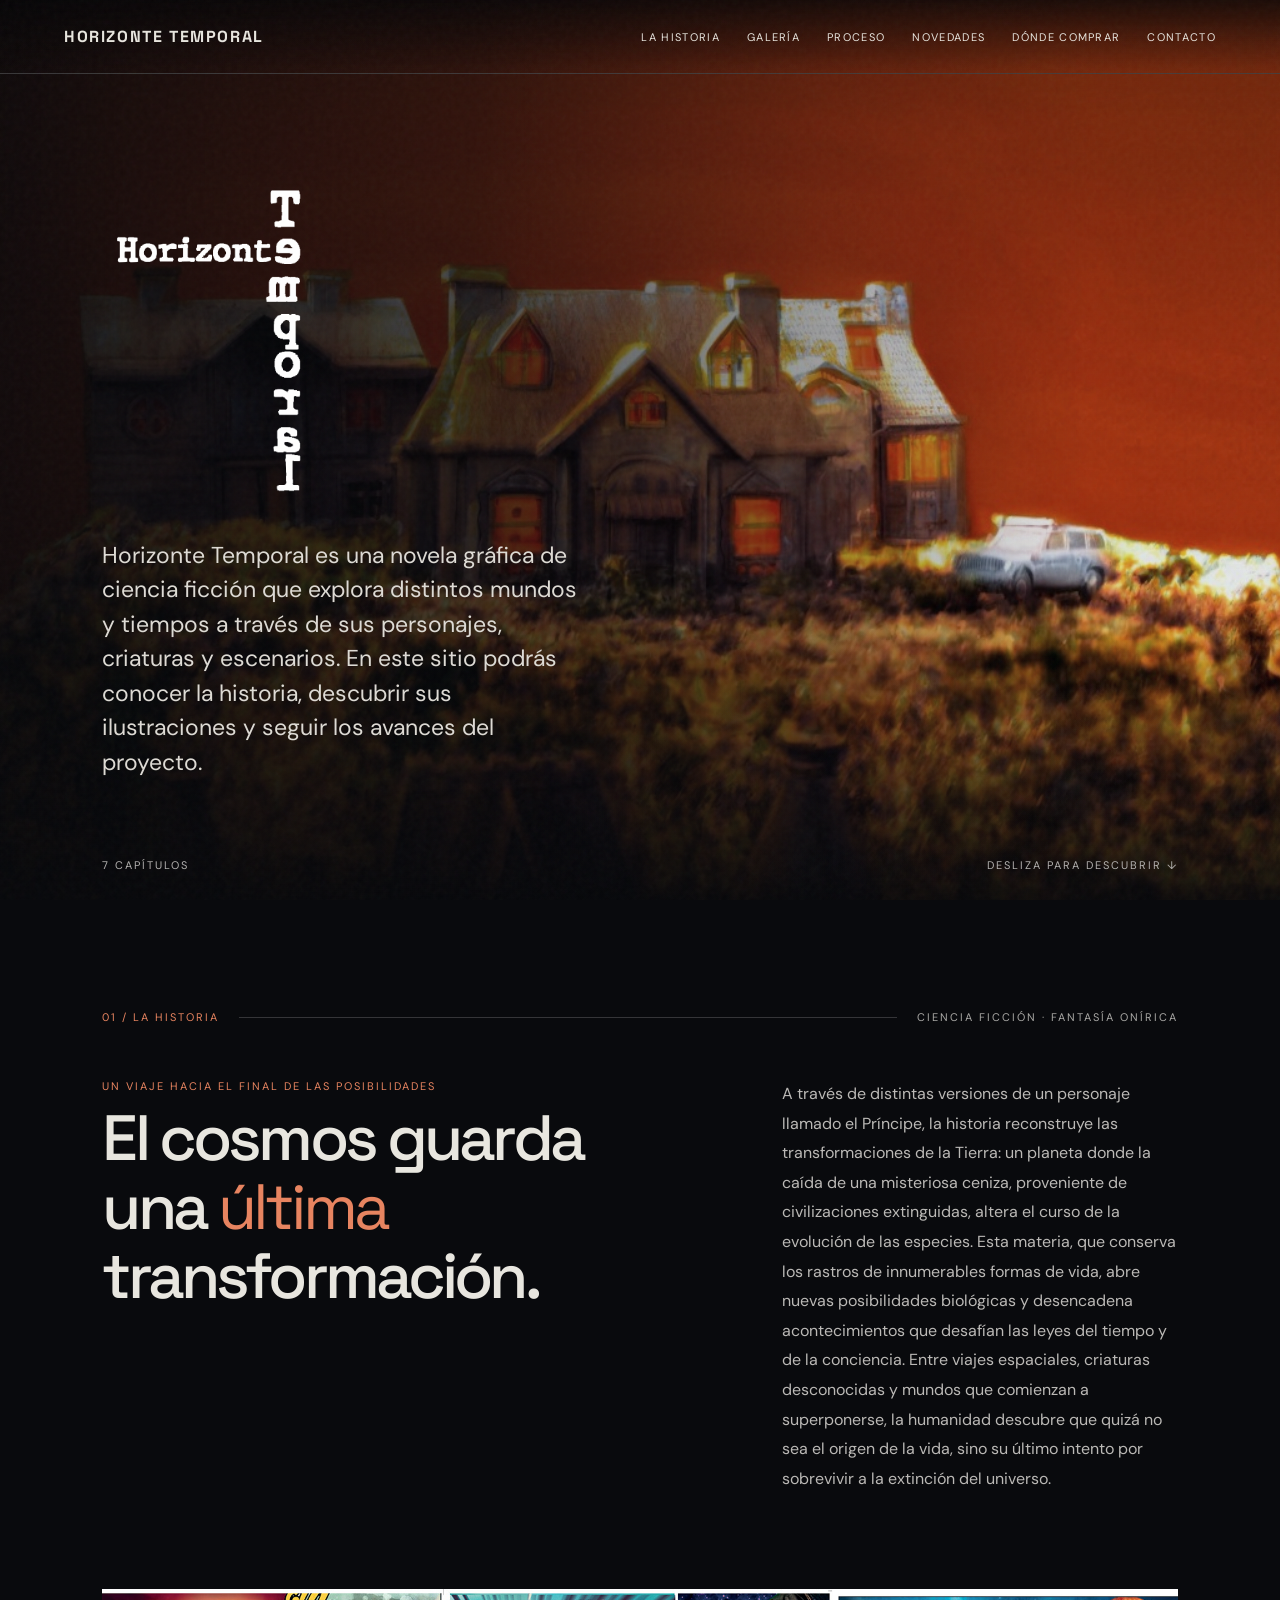
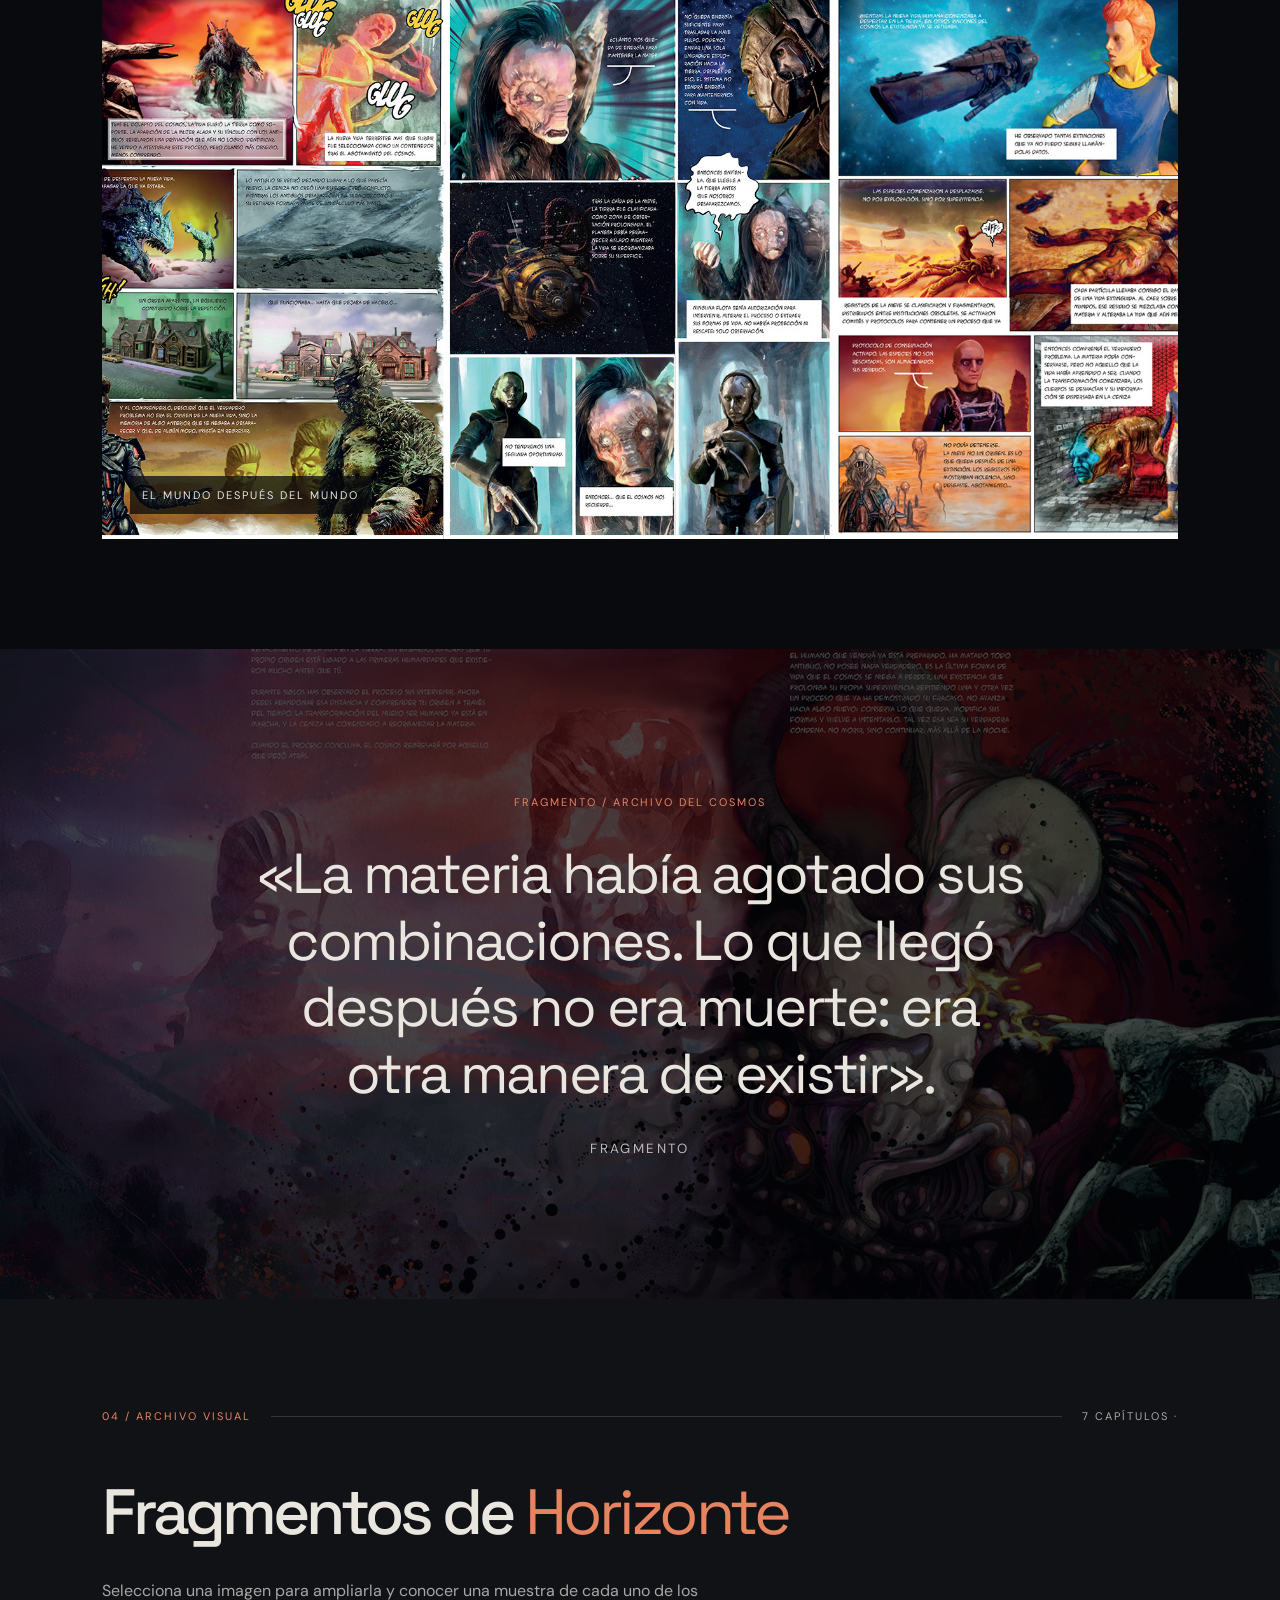
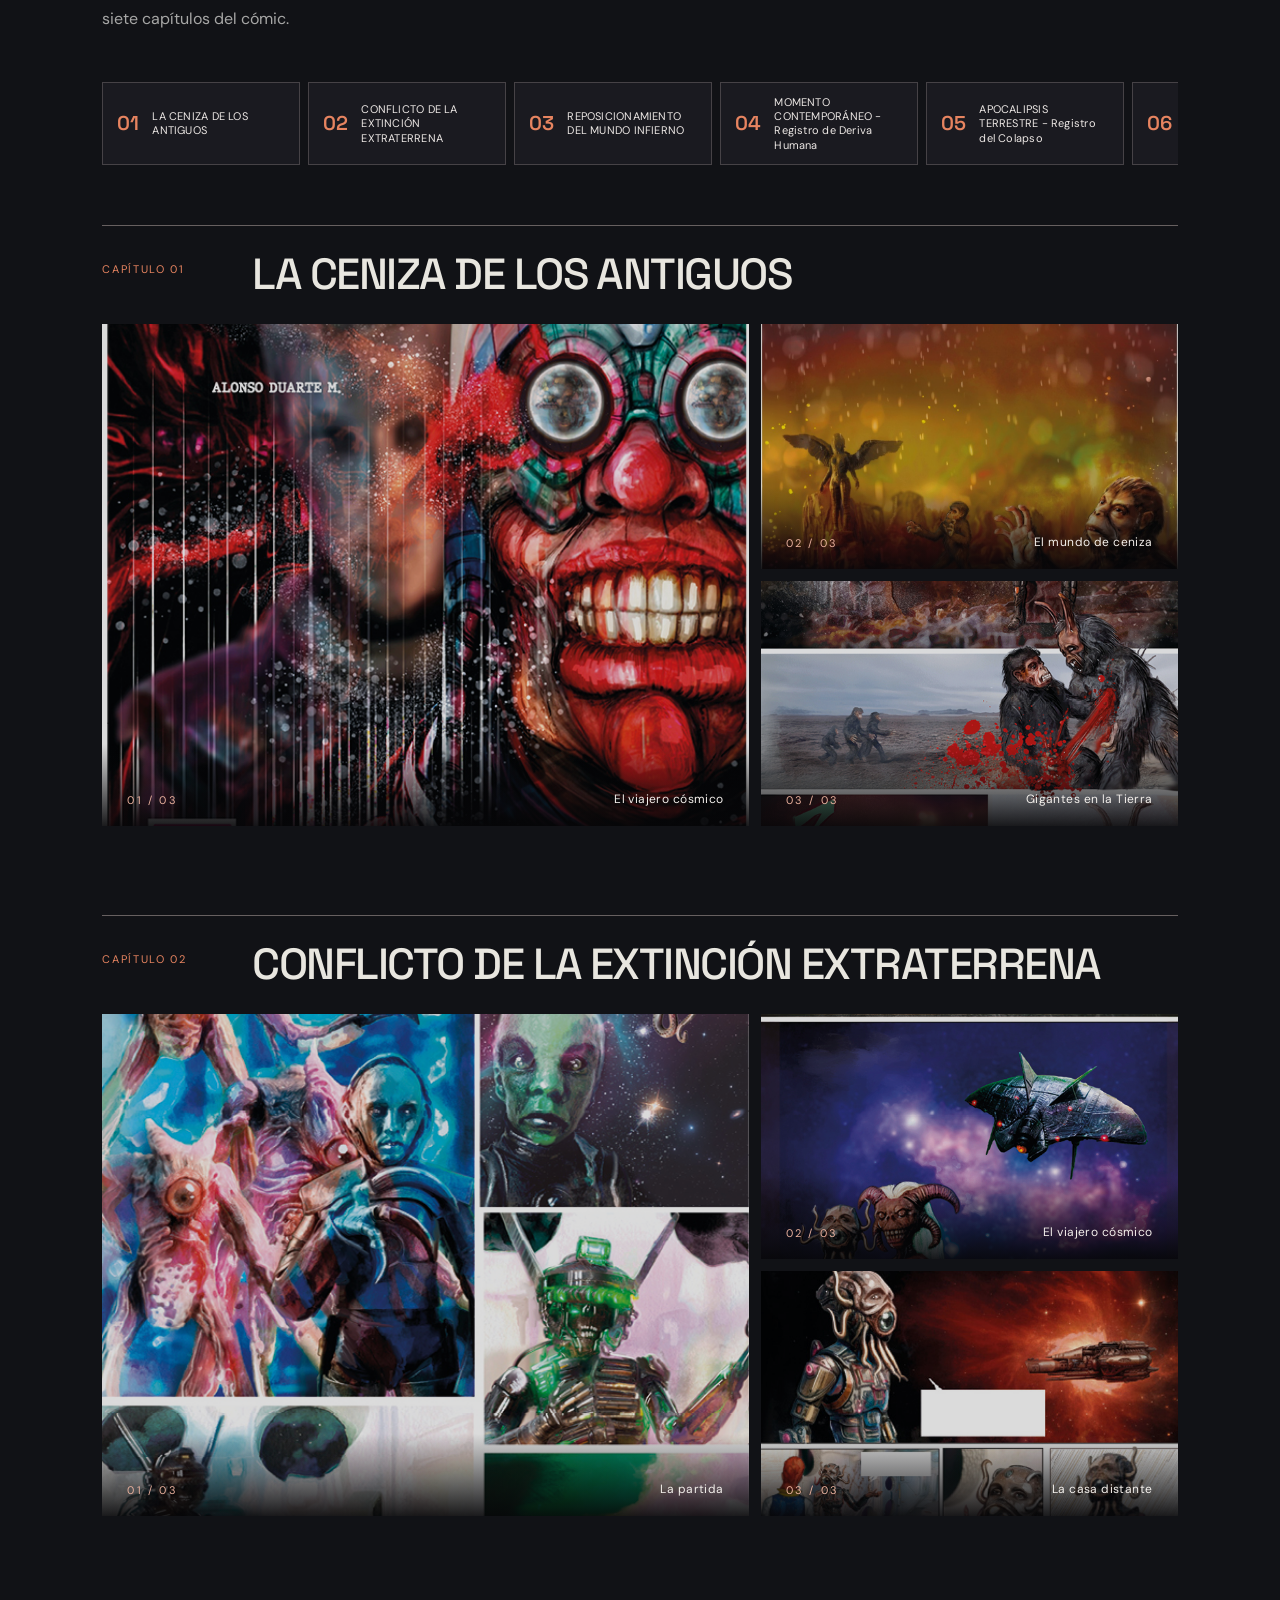
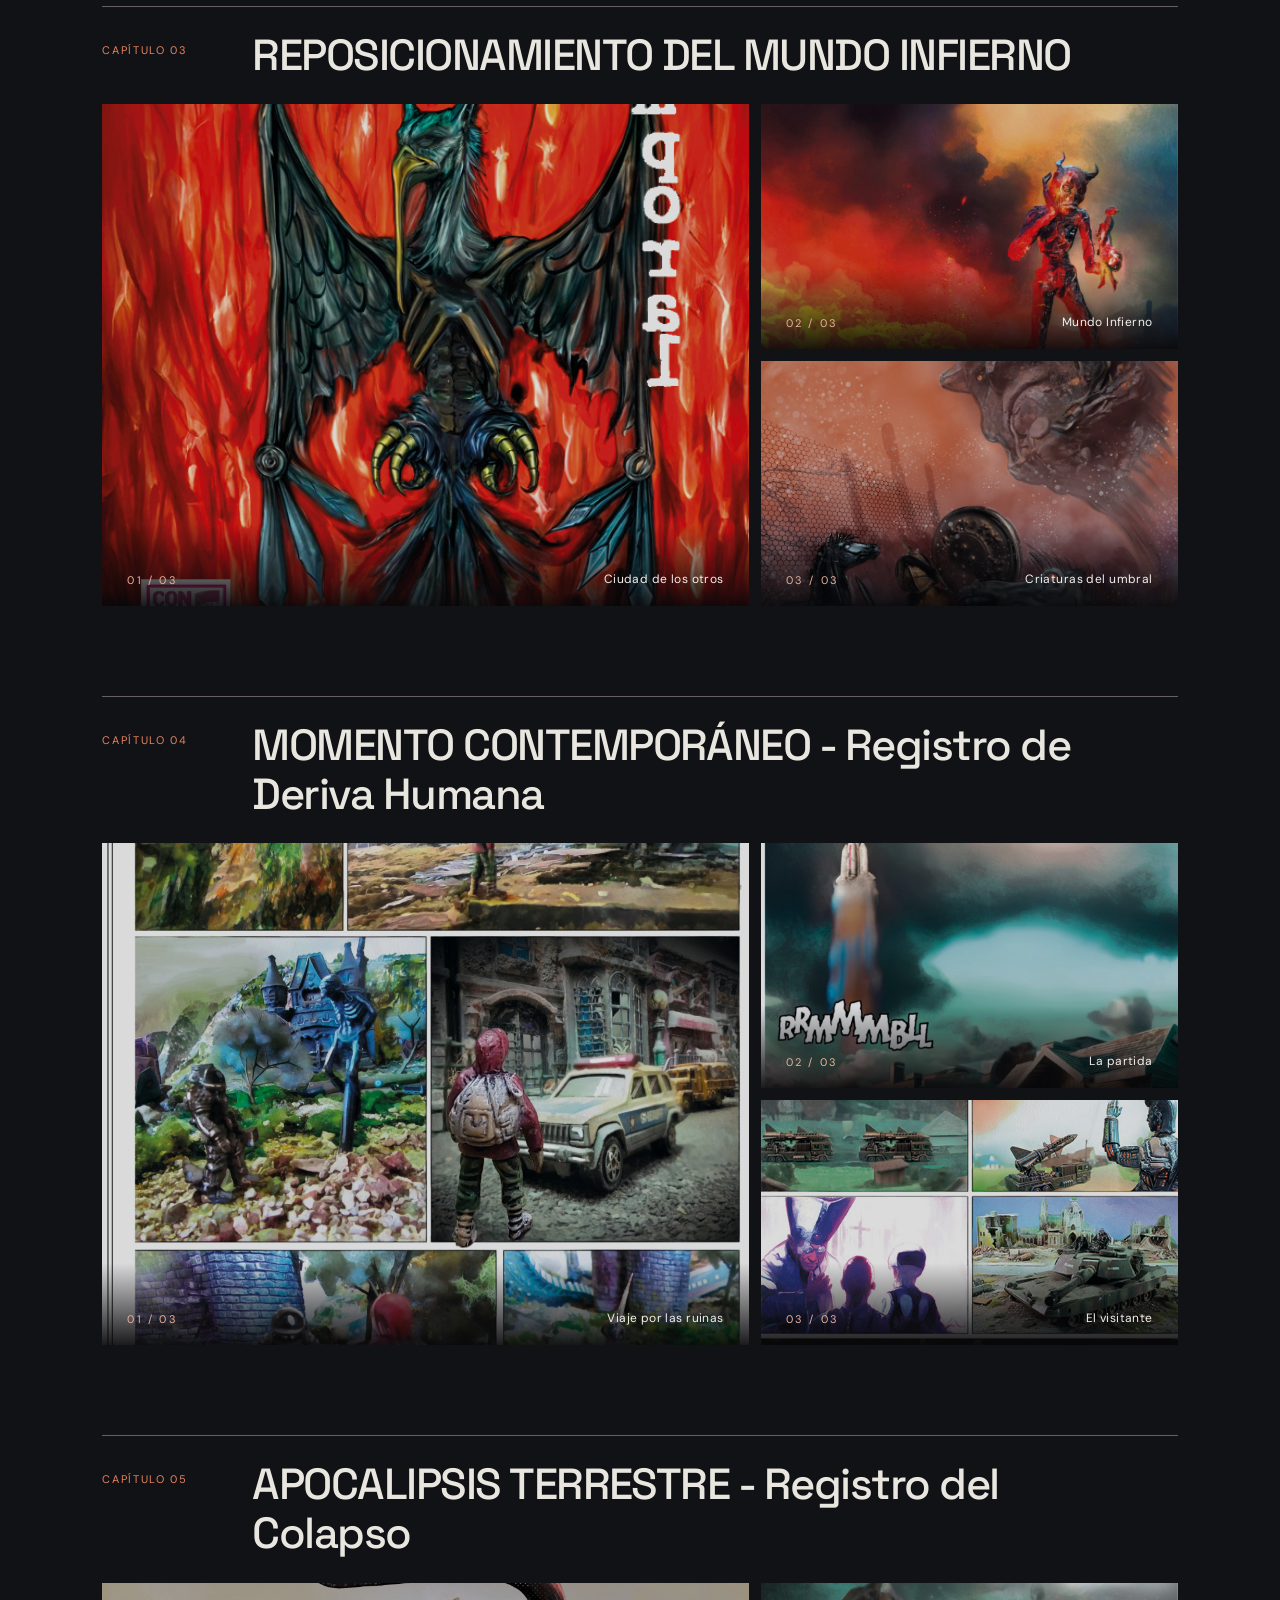
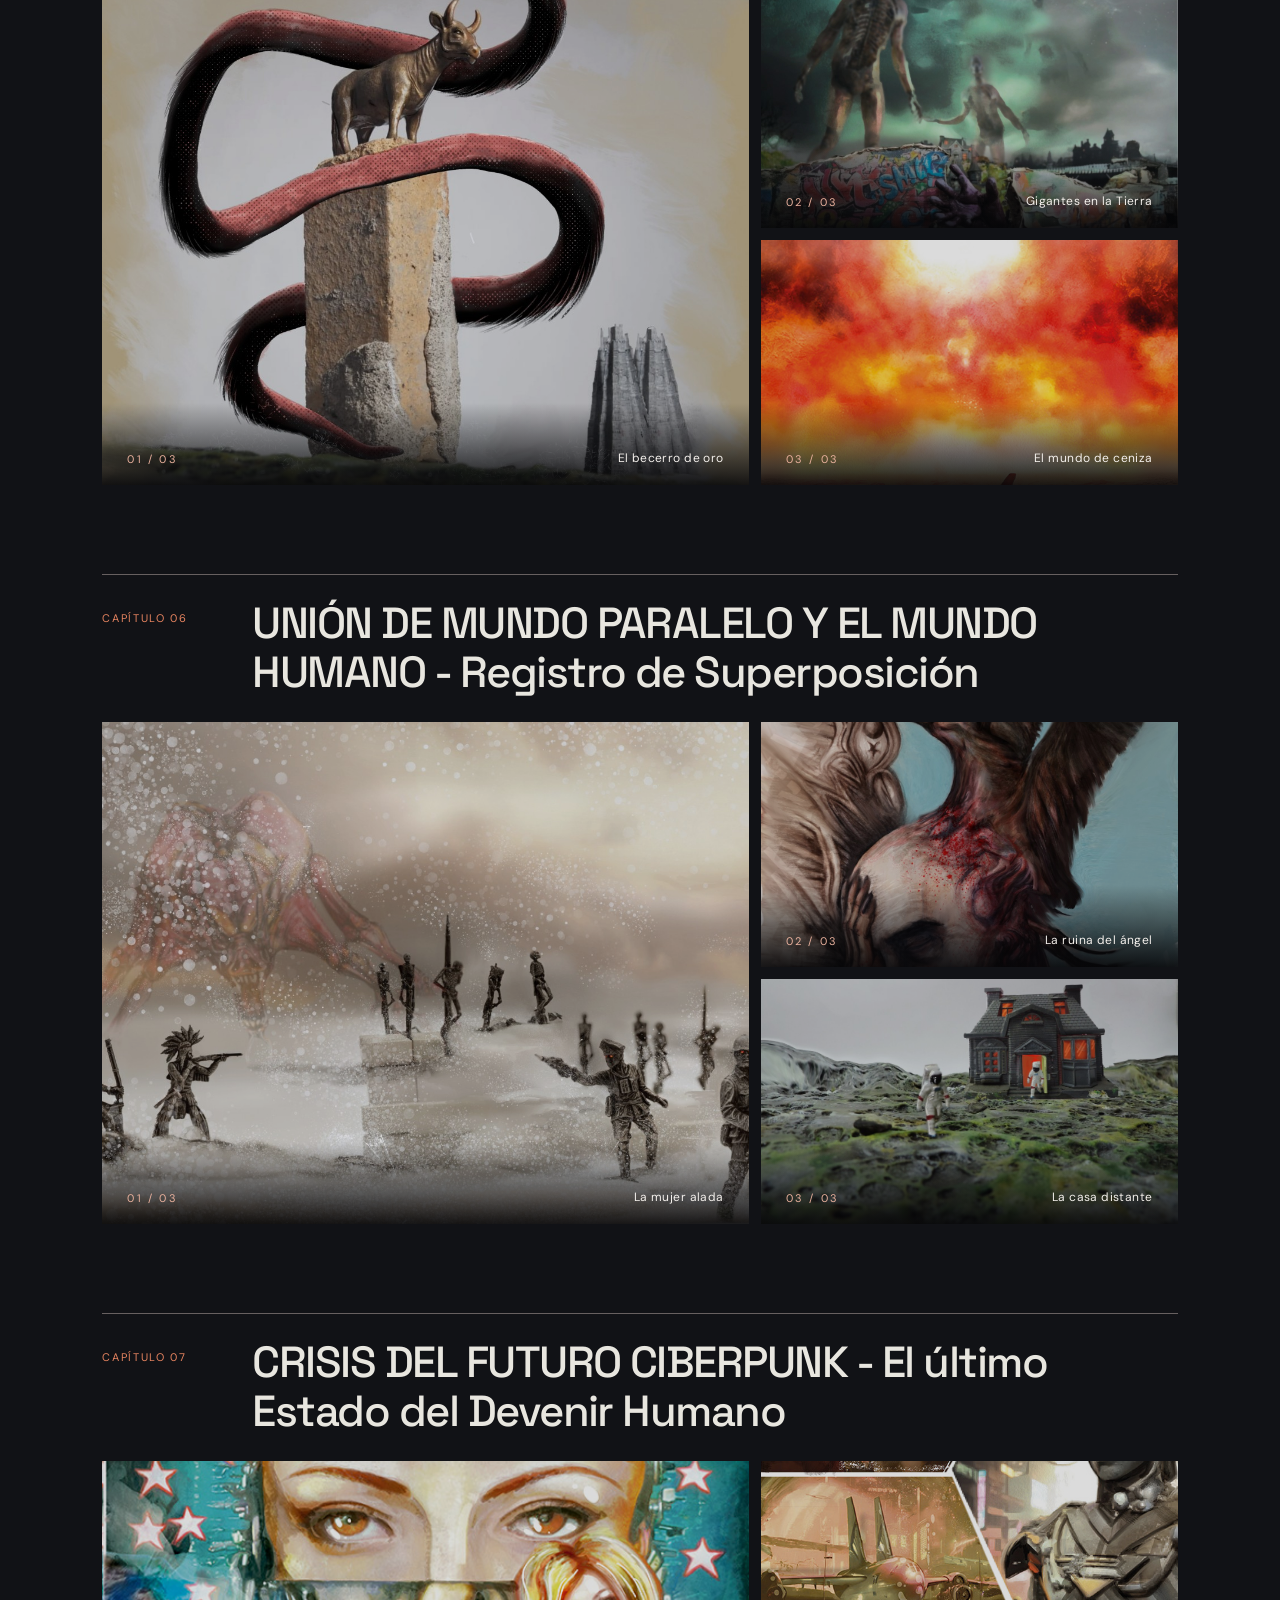
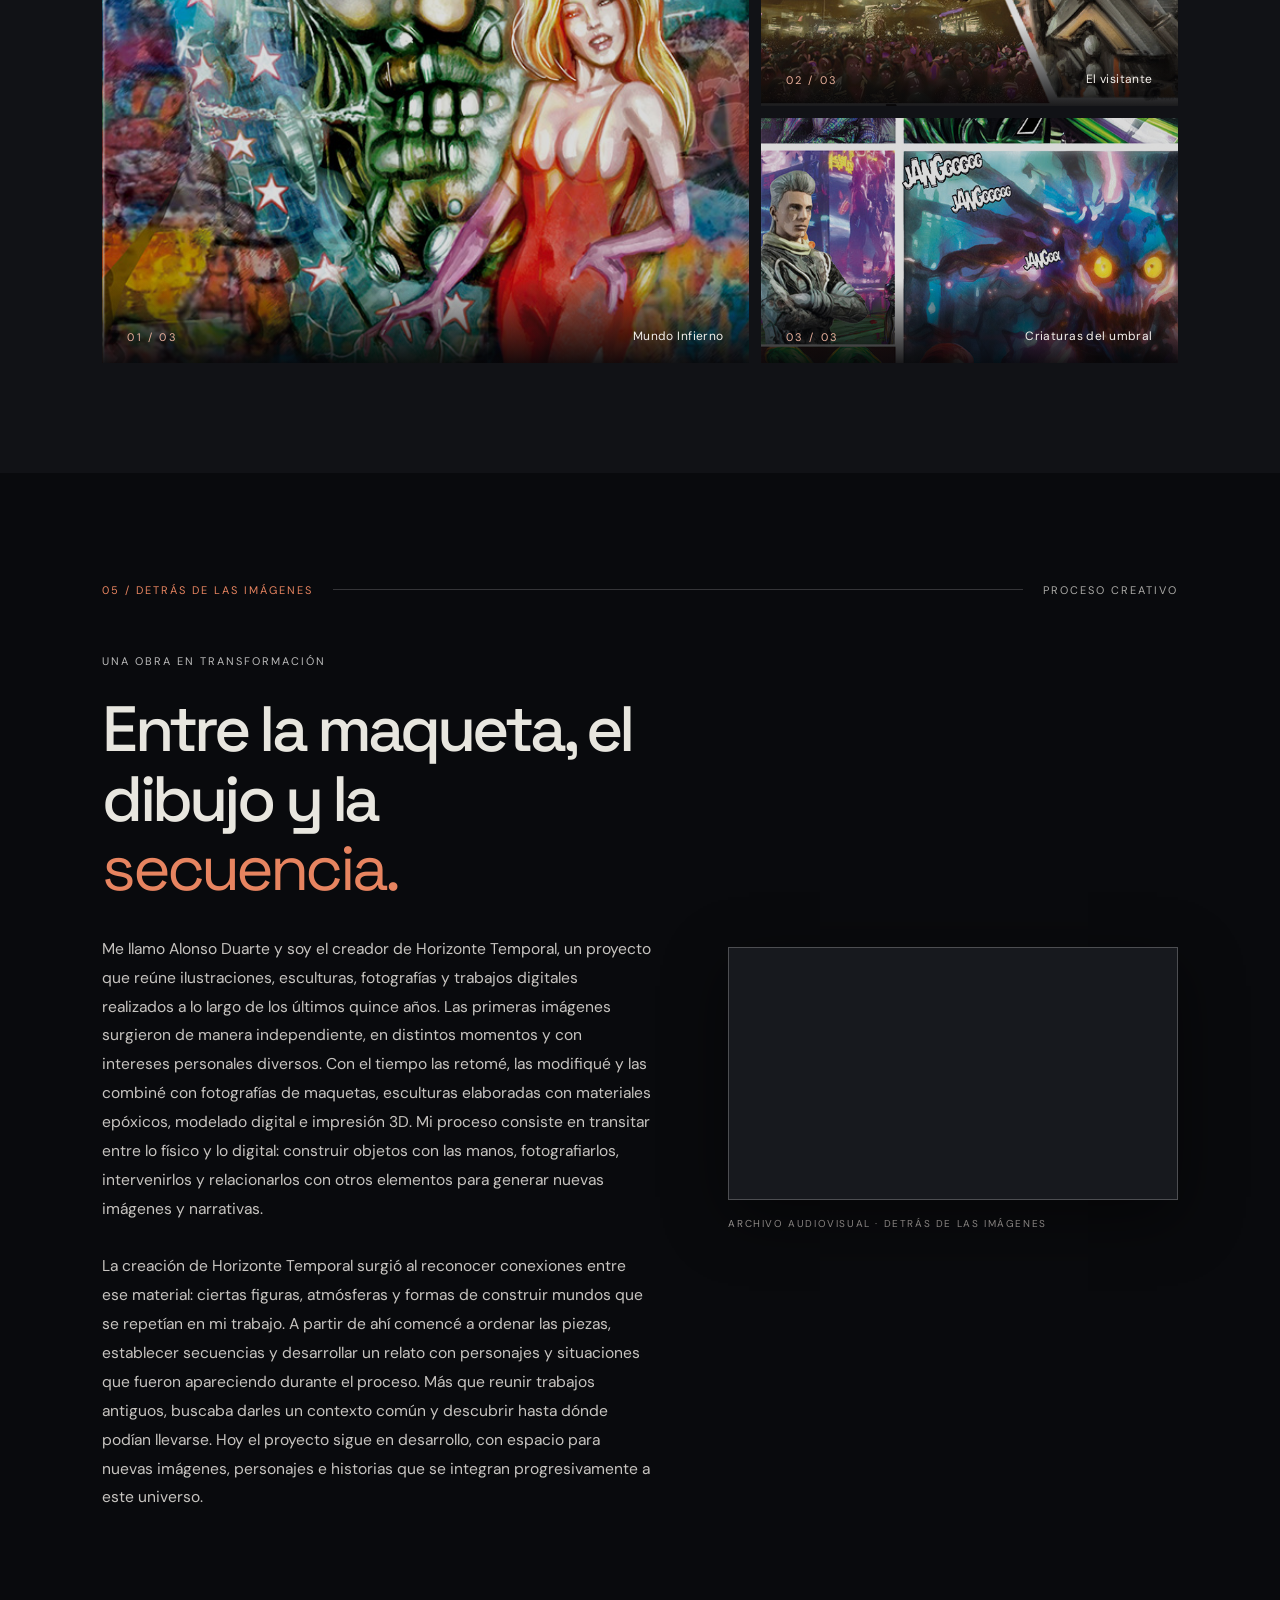
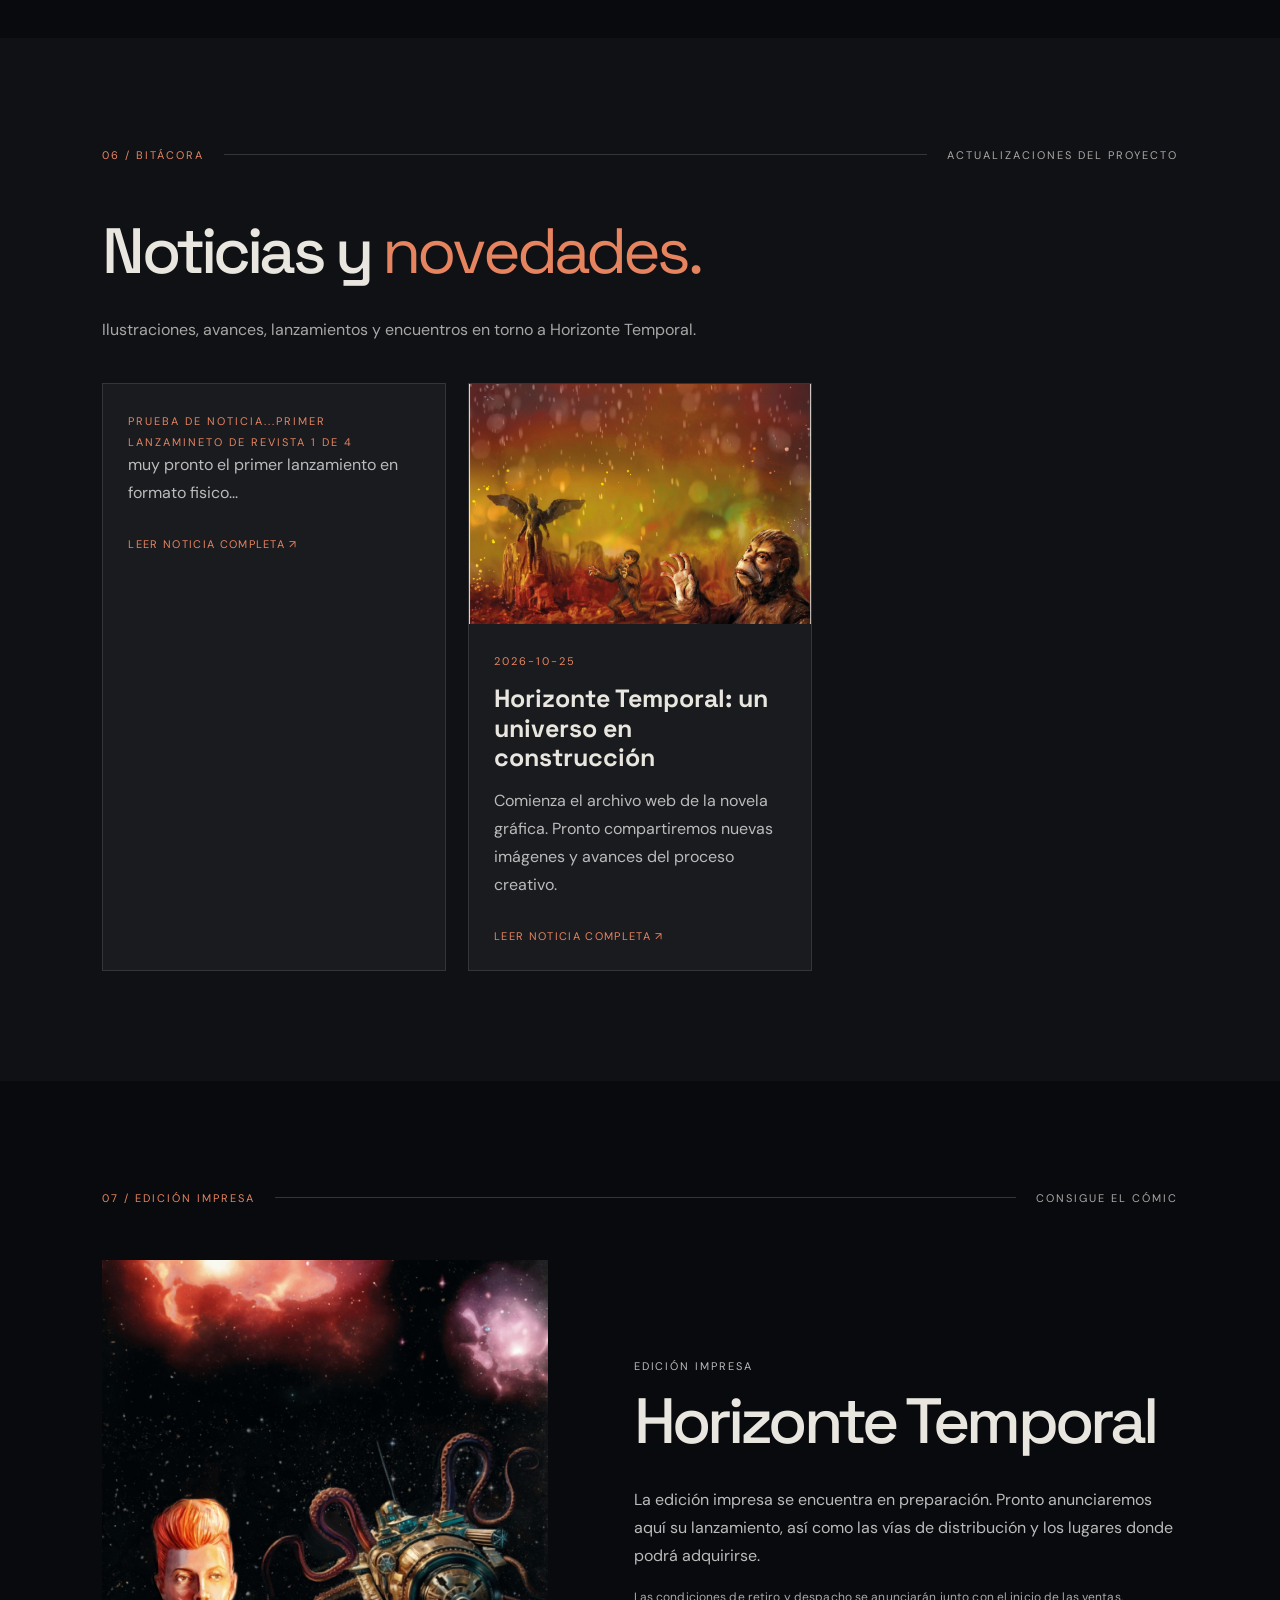
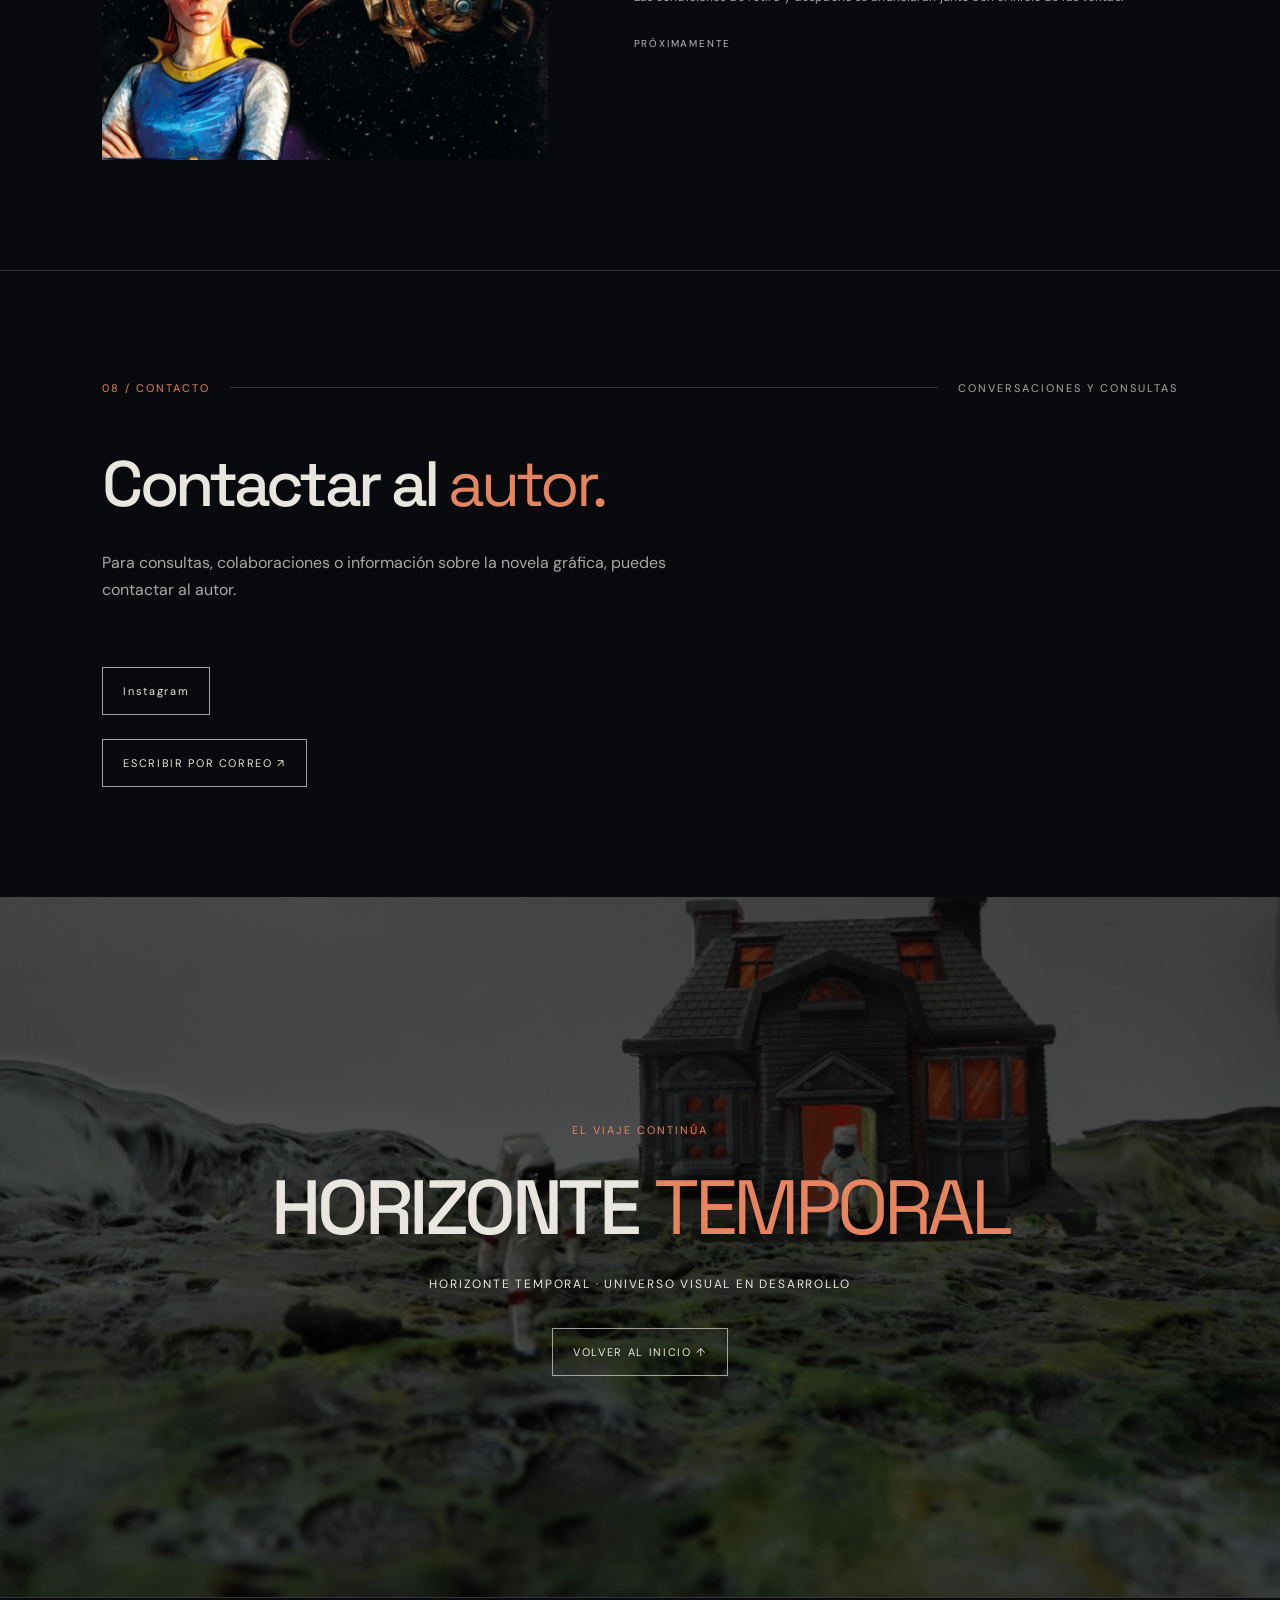
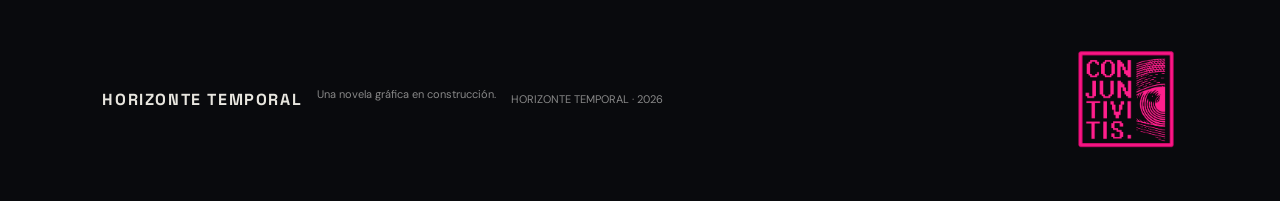
<file: index.html>
<!DOCTYPE html>
<html lang="es"><head><meta charset="utf-8"/><meta content="width=device-width,initial-scale=1" name="viewport"/><meta content="#090a0d" name="theme-color"/><meta content="Horizonte Temporal: un universo de ciencia ficción, ruinas y transformación." name="description"/><title>HORIZONTE TEMPORAL — Universo visual</title><link rel="icon" id="siteFavicon" href="images/horizonte%20temporal-3_.png"/><link href="styles.css" rel="stylesheet"/><link href="gallery-v3.css" rel="stylesheet"/></head><body><div aria-hidden="true" class="grain"></div><header class="topbar"><a class="wordmark" href="#inicio" data-copy="marca_cabecera">HORIZONTE TEMPORAL</a><button aria-controls="nav" aria-expanded="false" class="menu-toggle" id="menuToggle" data-copy="menu">MENÚ ☰</button><nav id="nav"><a href="#historia" data-copy="nav_historia">La historia</a><a href="#galeria" data-copy="nav_galeria">Galería</a><a href="#proceso" data-copy="nav_proceso">Proceso</a><a href="#novedades" data-copy="nav_novedades">Novedades</a><a href="#comprar" data-copy="nav_comprar">Dónde comprar</a><a href="#contacto" data-copy="nav_contacto">Contacto</a></nav></header><main><section class="hero" id="inicio"><img id="heroImage" alt="Imagen de portada de Horizonte Temporal" fetchpriority="high" src="images/1000057951.jpg"/><iframe id="heroYoutube" class="hero-video hero-youtube" title="Video de Horizonte Temporal" allow="autoplay; encrypted-media; picture-in-picture" referrerpolicy="strict-origin-when-cross-origin" aria-hidden="true" tabindex="-1" style="display:none" loading="lazy"></iframe><video id="heroVideo" class="hero-video" autoplay muted loop playsinline preload="none" aria-hidden="true"></video><div class="hero-shade"></div><div class="hero-copy"><h1 id="heroTitle" data-copy="hero_titulo">HORIZONTE TEMPORAL</h1><img id="heroLogo" class="hero-logo" alt="Horizonte Temporal" style="display:none"><p class="lead" data-content="presentacion">Cuando las estrellas dejan de nacer, la materia comienza a recordar otras formas de vida.</p></div><div class="hero-bottom"><span data-copy="hero_pie_izq">7 CAPÍTULOS / 21 IMÁGENES</span><span data-copy="hero_pie_der">DESLIZA PARA DESCUBRIR ↓</span></div></section><section class="intro section" id="historia"><div class="section-head"><span class="index" data-copy="historia_indice">01 / LA HISTORIA</span><span class="rule"></span><span data-copy="historia_genero">CIENCIA FICCIÓN · FANTASÍA ONÍRICA</span></div><div class="intro-grid"><div><p class="kicker" data-copy="historia_entrada">UN VIAJE HACIA EL FINAL DE LAS POSIBILIDADES</p><h2 data-copy="historia_titulo">El cosmos guarda<br/>una <i>última</i> transformación.</h2></div><div class="prose"><p data-content="historia_1">Las galaxias se han vuelto silenciosas. Nadie recuerda cuándo nació la última estrella. En la Tierra, las señales de una transformación imposible comienzan a alterar la vida y la memoria.</p></div></div><div class="wide-image reveal"><img id="historiaImagen" alt="Ilustración del universo de Horizonte Temporal" loading="lazy" src="images/1000057955.jpg"/><span class="image-label" data-copy="historia_pie">EL MUNDO DESPUÉS DEL MUNDO</span></div></section><section class="quote-band"><img id="quoteImage" alt="Imagen del fragmento narrativo" loading="lazy" src="images/1000057950.jpg"/><div><span class="eyebrow" data-copy="cita_rotulo">FRAGMENTO / ARCHIVO DEL COSMOS</span><blockquote data-copy="cita_texto">«La materia había agotado sus combinaciones. Lo que llegó después no era muerte: era otra manera de existir».</blockquote><small data-copy="cita_credito">FRAGMENTO NARRATIVO PROVISIONAL</small></div></section><section class="section gallery-section" id="galeria"><span id="capitulos" class="gallery-legacy-anchor" aria-hidden="true"></span><div class="section-head"><span class="index" data-copy="galeria_indice">04 / ARCHIVO VISUAL</span><span class="rule"></span><span data-copy="galeria_subtitulo">7 CAPÍTULOS · 21 ESPACIOS VISUALES</span></div><h2 data-copy="galeria_titulo">Fragmentos de otros mundos.</h2><p class="section-sub" data-content="galeria_ayuda">Selecciona una imagen para verla ampliada.</p><nav id="galleryChapterNav" class="editorial-nav" aria-label="Navegar por la galería de los siete capítulos"></nav><div id="galleryGrid" class="editorial-gallery"></div></section><section class="process section" id="proceso"><div class="section-head"><span class="index" data-copy="proceso_indice">05 / DETRÁS DE LAS IMÁGENES</span><span class="rule"></span><span data-copy="proceso_subtitulo">PROCESO CREATIVO</span></div><div class="process-grid"><div class="process-copy"><p class="kicker" data-copy="proceso_entrada">UNA OBRA EN TRANSFORMACIÓN</p><h2 data-copy="proceso_titulo">Entre la maqueta,<br/>el dibujo y la <i>memoria.</i></h2><p class="process-story" data-content="proceso_1">El universo visual de Horizonte Temporal se ha construido a lo largo de unos quince años a partir de ilustraciones, esculturas, maquetas, fotografías y composición digital.</p></div><div class="process-media"><div id="processVideoMount" class="process-video-player" aria-label="Video sobre el proceso creativo de Horizonte Temporal"><img src="images/1000057954.jpg" loading="lazy" alt="Imagen del proceso creativo de Horizonte Temporal"/></div><p class="process-video-caption" data-copy="proceso_video_pie">ARCHIVO AUDIOVISUAL · DETRÁS DE LAS IMÁGENES</p></div></div></section><section class="section news-section" id="novedades"><div class="section-head"><span class="index" data-copy="noticias_indice">06 / BITÁCORA</span><span class="rule"></span><span data-copy="noticias_subtitulo">ACTUALIZACIONES DEL PROYECTO</span></div><h2 data-copy="noticias_titulo">Noticias y <i>novedades.</i></h2><p class="section-sub" data-copy="noticias_intro">Ilustraciones, avances, lanzamientos y encuentros en torno a Horizonte Temporal.</p><div class="news-grid" id="newsGrid"></div></section><section class="section buy-section" id="comprar"><div class="section-head"><span class="index" data-copy="compra_indice">07 / EDICIÓN IMPRESA</span><span class="rule"></span><span data-copy="compra_subtitulo">CONSIGUE EL CÓMIC</span></div><div class="buy-grid"><img alt="Ilustración de Horizonte Temporal" id="buyImage" loading="lazy" src="images/1000057951.jpg"/><div><p class="kicker" data-copy="compra_entrada">EDICIÓN IMPRESA</p><h2 id="buyTitle">Horizonte <i>Temporal.</i></h2><p id="buyDescription">Próximamente: información sobre el lanzamiento y los puntos de venta.</p><p class="buy-price" id="buyPrice"></p><div class="buy-checkout" id="buyCheckout" hidden><a class="outline-btn buy-pay-btn" id="buyPaymentLink" target="_blank" rel="noopener noreferrer">COMPRAR CON MERCADO PAGO ↗</a><p class="buy-payment-note">El pago se realiza de forma segura en Mercado Pago.</p></div><p class="buy-shipping" id="buyShipping"></p><div class="buy-links" id="buyLinks"></div><p class="note" id="buyStatus">PRÓXIMAMENTE</p></div></div></section><section class="section contact-section" id="contacto"><div class="section-head"><span class="index" data-copy="contacto_indice">08 / CONTACTO</span><span class="rule"></span><span data-copy="contacto_subtitulo">CONVERSACIONES Y CONSULTAS</span></div><h2 data-copy="contacto_titulo">Contactar al <i>autor.</i></h2><p class="section-sub" data-content="contacto_texto"></p><div id="socialLinks" class="buy-links"></div><a id="contactEmail" class="outline-btn" href="#contacto" data-copy="contacto_boton">ESCRIBIR POR CORREO ↗</a></section><section class="closing"><img id="closingImage" alt="Imagen del cierre" loading="lazy" src="images/1000057945.jpg"/><div><span class="eyebrow" data-copy="cierre_rotulo">EL VIAJE CONTINÚA</span><img id="closingLogo" class="closing-logo" alt="Horizonte Temporal" style="display:none"><h2 id="closingTitle" data-copy="cierre_titulo">HORIZONTE <i>TEMPORAL</i></h2><p data-copy="cierre_pie">HORIZONTE TEMPORAL · UNIVERSO VISUAL EN DESARROLLO</p><a class="outline-btn" href="#inicio" data-copy="cierre_boton">VOLVER AL INICIO ↑</a></div></section></main><footer><div class="wordmark" data-copy="footer_marca">HORIZONTE TEMPORAL</div><p data-copy="footer_descripcion">Una novela gráfica en construcción.</p><small data-copy="footer_credito">HORIZONTE TEMPORAL · 2026</small><div class="footer-editorial-mark" id="footerEditorialMark" hidden><img id="footerEditorialLogo" alt="Logo de la editorial" loading="lazy"/></div></footer><dialog id="lightbox"><button aria-label="Cerrar imagen" class="close">✕</button><button aria-label="Imagen anterior" class="prev">‹</button><img alt=""/><button aria-label="Imagen siguiente" class="next">›</button><div class="lightbox-caption"></div></dialog><script src="site-v3.js"></script></body></html>
</file>
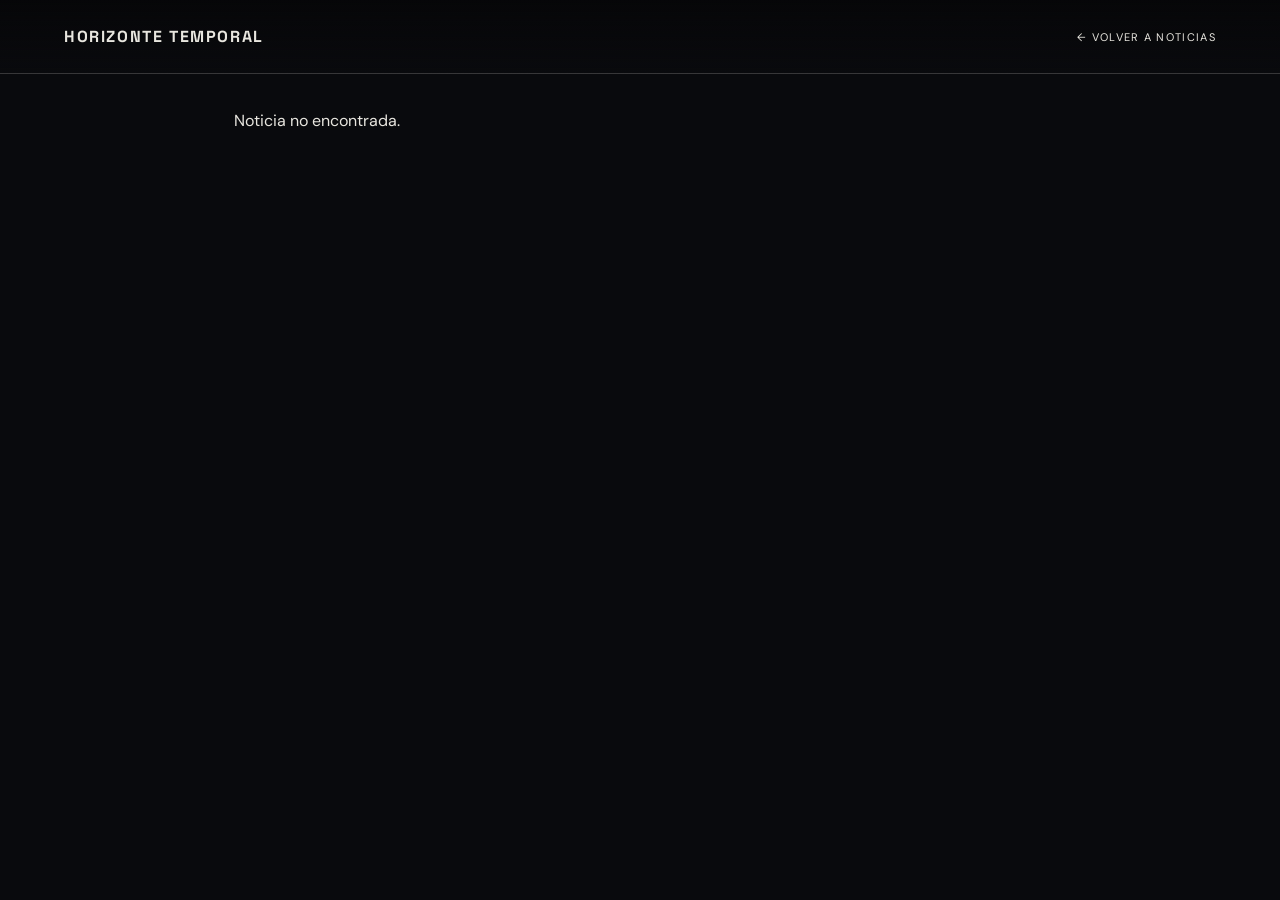
<file: noticia.html>
<!doctype html>
<html lang="es">
<head>
  <meta charset="utf-8">
  <meta name="viewport" content="width=device-width,initial-scale=1">
  <meta name="theme-color" content="#090a0d">
  <title>Noticias — Horizonte Temporal</title>
  <link rel="icon" id="siteFavicon" href="images/horizonte%20temporal-3_.png"/>
  <link rel="stylesheet" href="styles.css">
  <link rel="stylesheet" href="gallery-v3.css">
  <style>.news-back{font-size:11px;letter-spacing:.12em;text-transform:uppercase;color:#e8e6df}.news-back:hover{color:var(--accent)}.news-article{white-space:pre-line}.news-article img{margin:20px 0 35px}@media(max-width:600px){.topbar{padding:0 5%}.news-back{font-size:10px}}</style>
</head>
<body>
  <header class="topbar">
    <a class="wordmark" id="newsBrand" href="index.html#inicio">HORIZONTE TEMPORAL</a>
    <a class="news-back" id="newsBack" href="index.html#novedades">← VOLVER A NOTICIAS</a>
  </header>
  <main class="news-article" id="article"><p>Cargando noticia…</p></main>
<script>
(async()=>{
  const root=document.querySelector('#article');
  try{
    const response=await fetch('contenido.json',{cache:'no-store'});
    if(!response.ok)throw Error('Contenido no disponible');
    const data=await response.json();
    const favicon=document.querySelector('#siteFavicon');
    if(favicon){
      const configured=data.encabezado?.favicon_sitio||'';
      const file=typeof configured==='string'?configured.trim().replace(/^\/?images\//,''):'';
      if(file && !file.includes('..') && !/[\/\\]/.test(file) && /\.(png|jpe?g|webp|gif|svg|avif)$/i.test(file)){
        favicon.href='images/'+encodeURIComponent(file);
      }else{
        favicon.remove();
      }
    }

    const copy={...(data.textos||{}),...(data.encabezado||{}),...(data.novedades_seccion||{})};
    for(const [selector,key] of [['#newsBrand','marca_cabecera'],['#newsBack','noticias_volver']]){
      const node=document.querySelector(selector);
      if(Object.prototype.hasOwnProperty.call(copy,key)){node.textContent=copy[key]||'';node.hidden=!copy[key];}
    }
    const id=new URLSearchParams(location.search).get('id');
    const n=(data.noticias||[]).find(item=>(item.id||item.fecha)===id&&item.publicar!==false);
    root.replaceChildren();
    if(!n){root.textContent=copy.noticia_no_encontrada??'Noticia no encontrada.';return;}
    document.title=(n.titulo||'Noticia')+' — Horizonte Temporal';
    function add(tag,value,cls=''){
      if(value===undefined||value===null||!String(value).trim())return null;
      const node=document.createElement(tag);node.textContent=String(value);
      if(cls)node.className=cls;root.append(node);return node;
    }
    add('p',n.fecha,'kicker');
    add('h1',n.titulo);
    if(typeof n.imagen==='string'&&n.imagen.trim()){
      const raw=n.imagen.trim().replace(/^\/?images\//,'');
      if(/^[^\/\\]+\.(?:jpe?g|png|webp|gif|avif)$/i.test(raw)&&!raw.includes('..')){
        const img=document.createElement('img');img.src='images/'+encodeURIComponent(raw);img.alt=n.titulo||'Imagen de la noticia';img.loading='lazy';root.append(img);
      }
    }
    add('p',n.contenido||n.texto);
    if(n.relacionado){
      const details=document.createElement('details');
      const summary=document.createElement('summary');summary.textContent=copy.noticia_info_relacionada??'Información relacionada';
      const p=document.createElement('p');p.textContent=n.relacionado;details.append(summary,p);root.append(details);
    }
    if(/^https:\/\//i.test(n.enlace||'')){
      const a=document.createElement('a');a.href=n.enlace;a.target='_blank';a.rel='noopener noreferrer';a.textContent=n.texto_enlace||'Enlace relacionado';root.append(a);
    }
  }catch(error){console.warn(error);root.textContent='No se pudo cargar la noticia.';}
})();
</script>
</body>
</html>
</file>
<file: styles.css>
@import url('https://fonts.googleapis.com/css2?family=DM+Sans:wght@400;500;600;700&family=Space+Grotesk:wght@400;500;600;700&display=swap');:root{--bg:#090a0d;--fg:#e8e6df;--muted:#98999b;--line:#353538;--accent:#e78460}*{box-sizing:border-box}html{scroll-behavior:smooth}body{margin:0;background:var(--bg);color:var(--fg);font-family:'DM Sans',Arial,sans-serif}a{color:inherit;text-decoration:none}button{font:inherit;cursor:pointer}img{display:block;width:100%}.grain{position:fixed;inset:0;z-index:30;pointer-events:none;opacity:.12;background-image:url("data:image/svg+xml,%3Csvg viewBox='0 0 180 180' xmlns='http://www.w3.org/2000/svg'%3E%3Cfilter id='n'%3E%3CfeTurbulence type='fractalNoise' baseFrequency='.9' numOctaves='3' stitchTiles='stitch'/%3E%3C/filter%3E%3Crect width='100%25' height='100%25' filter='url(%23n)' opacity='.28'/%3E%3C/svg%3E")}.topbar{height:74px;position:absolute;z-index:20;top:0;left:0;right:0;display:flex;align-items:center;justify-content:space-between;padding:0 5%;border-bottom:1px solid #ffffff32;background:linear-gradient(#050507c7,transparent)}.wordmark{font:700 16px 'Space Grotesk',sans-serif;letter-spacing:.1em}.wordmark span{color:var(--accent)}.wordmark b{font-weight:400;color:#c6c5c2}.topbar nav{display:flex;gap:27px}.topbar nav a{font-size:11px;letter-spacing:.12em;text-transform:uppercase}.topbar nav a:hover{color:var(--accent)}.menu-toggle{display:none}.hero{min-height:760px;height:100svh;position:relative;display:flex;align-items:center;overflow:hidden}.hero>img{position:absolute;inset:0;height:100%;object-fit:cover;object-position:70% 45%;filter:saturate(.78)}.hero-shade{position:absolute;inset:0;background:linear-gradient(90deg,#07080bee 0%,#07080bba 37%,#07080b18 85%),linear-gradient(0deg,#07080bf0,transparent 30%)}.hero-copy{position:relative;padding:120px 8% 70px;max-width:980px}.eyebrow,.kicker,.index,.section-head,.image-label,.hero-bottom,.note{font-size:11px;letter-spacing:.18em;text-transform:uppercase}.eyebrow,.kicker{color:var(--accent)}h1,h2,h3,p{margin-top:0}h1,h2,h3{font-family:'Space Grotesk',Arial,sans-serif}h1{font-size:clamp(56px,9.5vw,145px);line-height:.88;letter-spacing:-.085em;margin:30px 0}h1 em,h2 i{font-style:normal;font-weight:400;color:var(--accent)}.lead{font-size:clamp(16px,2vw,23px);line-height:1.5;max-width:490px;color:#dedbd5}.outline-btn{display:inline-flex;gap:35px;align-items:center;border:1px solid #a6a2a0;padding:16px 20px;font-size:11px;letter-spacing:.15em;margin-top:24px}.outline-btn:hover{background:var(--fg);color:var(--bg)}.hero-bottom{position:absolute;bottom:28px;left:8%;right:8%;display:flex;justify-content:space-between;color:#b4b2b0}.section{padding:110px 8%}.section-head{display:flex;gap:20px;align-items:center;color:#aaa9a6;margin-bottom:55px}.section-head .index{color:var(--accent)}.section-head .rule{height:1px;flex:1;background:var(--line)}h2{font-size:clamp(38px,5vw,76px);letter-spacing:-.06em;line-height:1.08;font-weight:500;margin-bottom:30px}.intro-grid{display:grid;grid-template-columns:1.2fr .8fr;gap:8%;margin-bottom:80px}.prose{font-size:16px;line-height:1.85;color:#bbb9b6}.note{font-size:10px;color:#7f8083}.wide-image{height:550px;position:relative;overflow:hidden}.wide-image img{height:100%;object-fit:cover;object-position:center 42%}.image-label{position:absolute;bottom:25px;left:28px;background:#08090bbd;padding:12px}.section-sub{max-width:630px;color:#a7a7a6;line-height:1.7;margin-bottom:40px}.chapters{background:#101115}.chapter-grid{display:grid;grid-template-columns:repeat(2,minmax(0,1fr));gap:20px}.chapter{min-height:460px;position:relative;overflow:hidden;background:#1b1b1e}.chapter img{height:100%;position:absolute;inset:0;object-fit:cover;filter:brightness(.7);transition:transform .5s}.chapter:hover img{transform:scale(1.045)}.chapter:after{content:'';position:absolute;inset:0;background:linear-gradient(0deg,#000e,transparent 75%)}.chapter-content{position:absolute;z-index:1;bottom:0;padding:35px}.chapter-number{font-size:11px;letter-spacing:.18em;color:#e4a58e}.chapter h3{font-size:clamp(25px,3vw,45px);letter-spacing:-.04em;margin:12px 0}.chapter p{color:#ddd;max-width:390px;line-height:1.5;font-size:14px}.chapter:first-child{grid-column:span 2;min-height:570px}.chapter:first-child h3{font-size:clamp(40px,5vw,72px)}.quote-band{height:650px;position:relative;display:grid;place-items:center;text-align:center}.quote-band img{position:absolute;inset:0;height:100%;object-fit:cover;filter:brightness(.43)}.quote-band:after{content:'';position:absolute;inset:0;background:#090a0d50}.quote-band>div{position:relative;z-index:1;max-width:850px;padding:30px}.quote-band blockquote{font:400 clamp(28px,4.4vw,60px)/1.18 'Space Grotesk',sans-serif;letter-spacing:-.04em;margin:30px 0}.quote-band small{letter-spacing:.18em;color:#bbb}.atlas{display:grid;grid-template-columns:repeat(3,1fr);gap:20px}.atlas-feature{background:#151619}.atlas-feature img{height:380px;object-fit:cover}.atlas-feature div{padding:26px}.atlas-feature span{font-size:11px;color:var(--accent);letter-spacing:.13em}.atlas-feature h3{font-size:27px;margin:14px 0}.atlas-feature p{font-size:14px;color:#aaa;line-height:1.6}.gallery-section{background:#111216}.filters{display:flex;gap:10px;flex-wrap:wrap;margin-bottom:28px}.filters button{background:none;border:1px solid #555;color:#bbb;padding:11px 18px;font-size:11px;letter-spacing:.14em}.filters button.active,.filters button:hover{color:#0a0a0c;background:var(--accent);border-color:var(--accent)}.gallery-grid{display:grid;grid-template-columns:repeat(4,1fr);gap:12px}.gallery-item{border:0;background:#222;padding:0;position:relative;overflow:hidden;aspect-ratio:3/4}.gallery-item:nth-child(5n+2){grid-row:span 2;aspect-ratio:auto}.gallery-item img{height:100%;object-fit:cover;transition:transform .35s,filter .35s;filter:brightness(.85)}.gallery-item:hover img{transform:scale(1.05);filter:brightness(1)}.gallery-item span{position:absolute;bottom:0;left:0;right:0;background:linear-gradient(transparent,#000a);padding:45px 12px 14px;text-align:left;font-size:11px;letter-spacing:.1em}.process-grid{display:grid;grid-template-columns:1fr 1fr;gap:9%;align-items:center}.process-grid p{line-height:1.8;color:#bbb}.process-grid img{max-height:720px;object-fit:contain}.closing{min-height:700px;position:relative;display:grid;place-items:center;text-align:center}.closing>img{position:absolute;inset:0;height:100%;object-fit:cover;filter:brightness(.35)}.closing>div{position:relative;padding:30px}.closing h2{font-size:clamp(60px,9vw,125px);line-height:.9;margin:30px 0}.closing p{font-size:12px;letter-spacing:.15em}footer{padding:50px 8%;display:flex;justify-content:space-between;gap:15px;align-items:center;border-top:1px solid var(--line)}footer p,footer small{font-size:11px;color:#888}dialog{background:#08090c;color:#eee;border:1px solid #555;max-width:95vw;max-height:95vh;padding:25px 65px 55px}dialog::backdrop{background:#000e}dialog img{max-height:75vh;max-width:80vw;object-fit:contain}dialog button{position:absolute;background:#151515d9;color:white;border:1px solid #555;font-size:24px;padding:8px 13px}dialog .close{right:10px;top:10px}dialog .prev{left:10px;top:50%}dialog .next{right:10px;top:50%}.lightbox-caption{position:absolute;bottom:17px;left:0;right:0;text-align:center;font-size:12px;letter-spacing:.12em}@media(max-width:900px){.topbar nav{display:none;position:absolute;top:74px;left:0;right:0;background:#101114;padding:25px 6%;flex-direction:column}.topbar nav.open{display:flex}.menu-toggle{display:block;color:white;background:none;border:0;font-size:12px;letter-spacing:.15em}.intro-grid,.process-grid{grid-template-columns:1fr;gap:35px}.atlas{grid-template-columns:1fr 1fr}.gallery-grid{grid-template-columns:repeat(3,1fr)}.section{padding:80px 6%}}@media(max-width:600px){.hero{min-height:640px}.hero-copy{padding:120px 6% 65px}.hero-bottom{left:6%;right:6%;font-size:9px}.hero-bottom span:last-child{display:none}.section-head{font-size:9px;gap:10px}.section-head>span:last-child{display:none}.wide-image{height:360px}.chapter-grid{grid-template-columns:1fr}.chapter:first-child{grid-column:auto;min-height:450px}.chapter{min-height:390px}.atlas{grid-template-columns:1fr}.atlas-feature img{height:360px}.gallery-grid{grid-template-columns:repeat(2,1fr)}.gallery-item:nth-child(5n+2){grid-row:auto;aspect-ratio:3/4}.quote-band{height:550px}.closing{min-height:570px}footer{flex-direction:column;align-items:flex-start}dialog{padding:45px 10px 55px}dialog img{max-width:87vw;max-height:70vh}dialog .prev,dialog .next{top:auto;bottom:7px}dialog .lightbox-caption{bottom:17px;max-width:65%;margin:auto}}

/* Noticias y venta: extensión visual v02 */
.news-section{background:#101115}.news-grid{display:grid;grid-template-columns:repeat(3,minmax(0,1fr));gap:22px}.news-card{background:#1a1b1f;overflow:hidden;border:1px solid #353538}.news-card img{height:240px;object-fit:cover}.news-body{padding:25px}.news-body h3{font-size:25px;line-height:1.18;margin:14px 0}.news-body p,.buy-grid p{color:#bbb;line-height:1.75}.news-body a{display:inline-block;margin-top:12px;color:var(--accent);font-size:11px;letter-spacing:.12em}.buy-section{background:#090a0d}.buy-grid{display:grid;grid-template-columns:.9fr 1.1fr;align-items:center;gap:8%}.buy-grid>img{height:500px;object-fit:cover}.buy-price{font:600 24px 'Space Grotesk',sans-serif;color:var(--fg)!important}.buy-links{display:flex;flex-wrap:wrap;gap:12px}.buy-links .outline-btn{margin-top:10px}.buy-grid .note{margin-top:28px}@media(max-width:900px){.news-grid{grid-template-columns:repeat(2,1fr)}.buy-grid{grid-template-columns:1fr}}@media(max-width:600px){.news-grid{grid-template-columns:1fr}.buy-grid>img{height:340px}}

.hero-video{position:absolute;inset:0;width:100%;height:100%;object-fit:cover;display:none}.contact-section{border-top:1px solid var(--line)}.contact-section .outline-btn{margin-top:24px}.news-card a{display:inline-block;margin-top:14px;color:var(--accent)}.news-article{max-width:860px;margin:110px auto 80px;padding:0 24px}.news-article h1{font-size:clamp(2rem,5vw,4rem)}.news-article img{width:100%;max-height:550px;object-fit:cover}.news-article p{white-space:pre-line;line-height:1.8}.news-article details{border-top:1px solid var(--line);padding:24px 0;margin-top:30px}.news-article summary{cursor:pointer;color:var(--accent)}

.hero-youtube{border:0;pointer-events:none;transform:scale(1.25);transform-origin:center}.hero{overflow:hidden}

.hero-logo{width:min(100%,820px);height:auto;max-height:330px;object-fit:contain;object-position:left center;margin:30px 0;filter:none}@media(max-width:700px){.hero-logo{max-height:220px;margin:26px 0}}

.closing-logo{display:block;width:min(75vw,540px);max-height:460px;height:auto;object-fit:contain;margin:20px auto 28px;filter:none}.closing #closingTitle{font-size:clamp(40px,6vw,84px);line-height:1;letter-spacing:-.055em}@media(max-width:650px){.closing-logo{width:min(86vw,370px);max-height:370px}}


/* 05 — Proceso creativo: texto sin repeticiones + reproductor adaptable */
.process-grid{grid-template-columns:minmax(0,1.1fr) minmax(0,.9fr);align-items:center;gap:clamp(28px,6vw,96px)}
.process-copy{min-width:0}
.process-copy .kicker{margin-bottom:24px}
.process-copy h2{margin-bottom:32px}
.process-copy .process-story{white-space:pre-line;overflow-wrap:anywhere;font-size:clamp(15px,1.22vw,17px);line-height:1.85;color:#c7c4c0;letter-spacing:normal;text-transform:none}
.process-media{min-width:0}
.process-video-player{width:100%;aspect-ratio:16/9;position:relative;overflow:hidden;background:#17191e;border:1px solid #ffffff3b;box-shadow:0 18px 60px #0007}
.process-video-player iframe,.process-video-player video,.process-video-player>img{display:block;width:100%;height:100%;max-height:none;object-fit:cover;border:0}
.process-video-player iframe{position:absolute;inset:0;aspect-ratio:16/9}
.process-video-player iframe,.process-video-player video{pointer-events:none}
.process-video-caption{font-size:10px!important;letter-spacing:.16em;line-height:1.65!important;color:#a8a3a0!important;text-transform:uppercase;margin:16px 0 0}
@media(max-width:900px){.process-grid{grid-template-columns:1fr;gap:36px}.process-media{max-width:760px}}
@media(max-width:600px){.process-copy h2{margin-bottom:24px}.process-copy .process-story{font-size:15px}.process-video-caption{margin-top:12px}}

/* 07 — Compra directa: enlace externo de Mercado Pago, oculto hasta activación */
.buy-checkout{margin:22px 0 0}
.buy-checkout[hidden]{display:none}
#buyPaymentLink{display:inline-flex;margin-top:0;min-height:54px;align-items:center;justify-content:center;border-color:var(--accent);background:var(--accent);color:#090a0d;font-weight:700;letter-spacing:.1em;transition:background .2s,color .2s}
#buyPaymentLink:hover,#buyPaymentLink:focus-visible{background:transparent;color:var(--accent)}
.buy-grid .buy-payment-note,.buy-grid .buy-shipping{font-size:12px;line-height:1.6;color:#aaa;letter-spacing:.01em}
.buy-grid .buy-payment-note{margin:12px 0 0}
.buy-grid .buy-shipping{margin:18px 0 0;white-space:pre-line}
@media(max-width:600px){#buyPaymentLink{width:100%;padding:15px 12px;text-align:center}}
</file>
<file: gallery-v3.css>
/* GALERÍA EDITORIAL · HORIZONTE TEMPORAL V3 */
[hidden]{display:none!important}
.editorial-gallery{display:flex;flex-direction:column;gap:clamp(48px,7vw,110px);margin-top:32px}
.editorial-nav{display:flex;gap:8px;overflow-x:auto;scroll-snap-type:x proximity;padding:10px 0 22px;margin:14px 0 38px;scrollbar-color:#73605c #1b1b1e;scrollbar-width:thin}
.editorial-tab{scroll-snap-align:start;display:flex;align-items:center;gap:13px;flex:0 0 198px;min-height:66px;padding:12px 14px;border:1px solid #464246;background:#1a1a20;color:#ede8e5;transition:border-color .25s,background .25s}
.editorial-tab:hover,.editorial-tab:focus-visible{border-color:var(--accent);background:#302524}
.editorial-tab-index{font:600 20px 'Space Grotesk',Arial,sans-serif;color:var(--accent)}
.editorial-tab-label{font-size:11px;line-height:1.3;letter-spacing:.02em;overflow-wrap:anywhere}
.editorial-chapter{scroll-margin-top:45px;border-top:1px solid #676060;padding-top:24px;min-width:0}
.editorial-heading{display:grid;grid-template-columns:125px 1fr;align-items:start;gap:25px;margin-bottom:25px}
.editorial-chapter-number{font-size:11px;letter-spacing:.15em;color:var(--accent);padding-top:12px}
.editorial-chapter-title{font:500 clamp(27px,3.4vw,47px)/1.12 'Space Grotesk',sans-serif;max-width:900px;letter-spacing:-.035em;margin:0;overflow-wrap:anywhere}
.editorial-tiles{display:grid;grid-template-columns:minmax(0,1.55fr) minmax(0,1fr);grid-template-rows:repeat(2,minmax(0,245px));gap:12px}
.editorial-tile{position:relative;isolation:isolate;overflow:hidden;display:block;width:100%;height:100%;padding:0;border:0;background:#1b1b20;color:#f4f0ec;text-align:left}
.editorial-tile:first-child{grid-row:span 2}
.editorial-tile img{width:100%;height:100%;object-fit:cover;transition:transform 700ms cubic-bezier(.18,.8,.15,1),filter 500ms;filter:brightness(.86)}
.editorial-tile:hover img,.editorial-tile:focus-visible img{transform:scale(1.045);filter:brightness(1)}
.editorial-tile:focus-visible{outline:2px solid var(--accent);outline-offset:3px}
.editorial-tile-overlay{display:flex;align-items:end;justify-content:space-between;gap:18px;position:absolute;inset:auto 0 0;background:linear-gradient(transparent,#060608e6);padding:48px 25px 19px;pointer-events:none}
.editorial-tile-counter{color:#e9b19d;font-size:11px;letter-spacing:.2em;white-space:nowrap}
.editorial-tile-caption{max-width:65%;text-align:right;letter-spacing:.035em;line-height:1.25;font-size:12px}
.editorial-tiles .editorial-tile:only-child{grid-row:span 2;grid-column:span 2}
.editorial-tiles .editorial-tile:nth-child(2):last-child{grid-row:span 2}
.editorial-gallery + *{margin-top:45px}
.topbar .wordmark[data-copy],footer .wordmark[data-copy]{font-weight:700;letter-spacing:.1em}
#proceso .process-story{white-space:pre-line}
.process-grid:has(.process-media[hidden]){grid-template-columns:1fr}
.hero #heroImage[hidden]{display:none!important}
@media(max-width:850px){.editorial-tiles{grid-template-rows:repeat(2,minmax(0,210px))}.editorial-heading{grid-template-columns:95px 1fr;gap:16px}}
@media(max-width:600px){.editorial-gallery{gap:58px}.editorial-heading{display:block}.editorial-chapter-number{display:block;padding:0;margin-bottom:12px}.editorial-chapter-title{font-size:clamp(25px,7vw,35px)}.editorial-tiles{grid-template-columns:repeat(2,minmax(0,1fr));grid-template-rows:minmax(0,330px) minmax(0,190px);gap:8px}.editorial-tile:first-child{grid-row:auto;grid-column:span 2}.editorial-tile:nth-child(2):last-child{grid-column:span 2;grid-row:auto}.editorial-tile-overlay{padding:42px 12px 13px;gap:6px}.editorial-tile-caption{max-width:75%;font-size:10px}.editorial-tab{flex-basis:172px;padding:10px 12px}}
@media(prefers-reduced-motion:reduce){.editorial-tile img,.editorial-tab{transition:none!important}}

/* Pie de página: logo editorial opcional, cuadrado y sin recorte */
.footer-editorial-mark{display:flex;align-items:center;justify-content:center;flex:0 0 auto;width:clamp(78px,8vw,112px);aspect-ratio:1;overflow:hidden;margin-left:auto}
.footer-editorial-mark img{display:block;width:100%;height:100%;object-fit:contain;object-position:center;max-height:100%}
.footer-editorial-mark[hidden]{display:none!important}
@media(max-width:600px){.footer-editorial-mark{margin-left:0;width:90px;margin-top:6px}}
</file>
